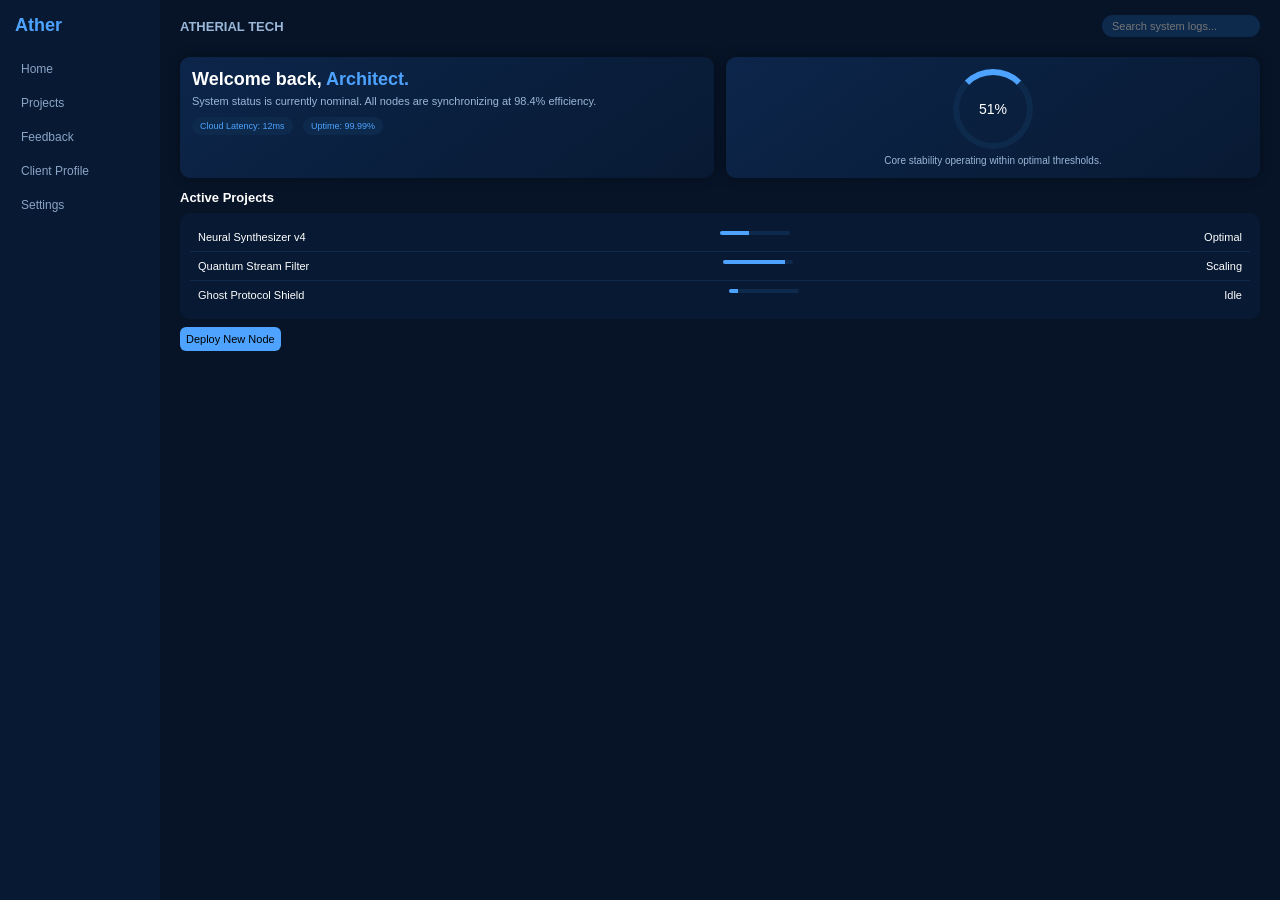
<file: index.html>
<!DOCTYPE html>
<html lang="en">
<head>
<meta charset="UTF-8">
<title>Dashboard UI</title>
<meta name="viewport" content="width=device-width, initial-scale=1.0">

<link rel="stylesheet" href="style.css">
</head>

<body>
<div class="sidebar">
  <div class="logo">Ather</div>

  <div class="menu">
    <a href="index.html">Home</a>
    <a href="projects.html">Projects</a>
    <a href="feedback.html">Feedback</a>
    <a href="client.html">Client Profile</a>
    <a href="settings.html">Settings</a>
  </div>
</div>

<!-- MAIN -->
<div class="main">

  <!-- TOPBAR -->
  <div class="topbar">
    <h2>ATHERIAL TECH</h2>
    <input class="search" placeholder="Search system logs...">
  </div>

  <!-- CARDS -->
  <div class="cards">

    <!-- LEFT -->
    <div class="card welcome">
      <h1>Welcome back, <span>Architect.</span></h1>
      <p>System status is currently nominal. All nodes are synchronizing at 98.4% efficiency.</p>

      <div class="badges">
        <span class="badge">Cloud Latency: 12ms</span>
        <span class="badge">Uptime: 99.99%</span>
      </div>
    </div>

    <!-- RIGHT -->
    <div class="card">
      <div class="circle" id="progressCircle">90%</div>
      <p class="circle-text">
        Core stability operating within optimal thresholds.
      </p>
    </div>

  </div>

  <!-- PROJECTS -->
  <div class="projects">
    <h3>Active Projects</h3>

    <div class="table">

      <div class="row">
        <div>Neural Synthesizer v4</div>
        <div class="progress"><span style="width:42%"></span></div>
        <div>Optimal</div>
      </div>

      <div class="row">
        <div>Quantum Stream Filter</div>
        <div class="progress"><span style="width:89%"></span></div>
        <div>Scaling</div>
      </div>

      <div class="row">
        <div>Ghost Protocol Shield</div>
        <div class="progress"><span style="width:12%"></span></div>
        <div>Idle</div>
      </div>

    </div>

    <button class="btn">Deploy New Node</button>
  </div>

</div>

<script src="script.js"></script>
</body>
</html>
</file>
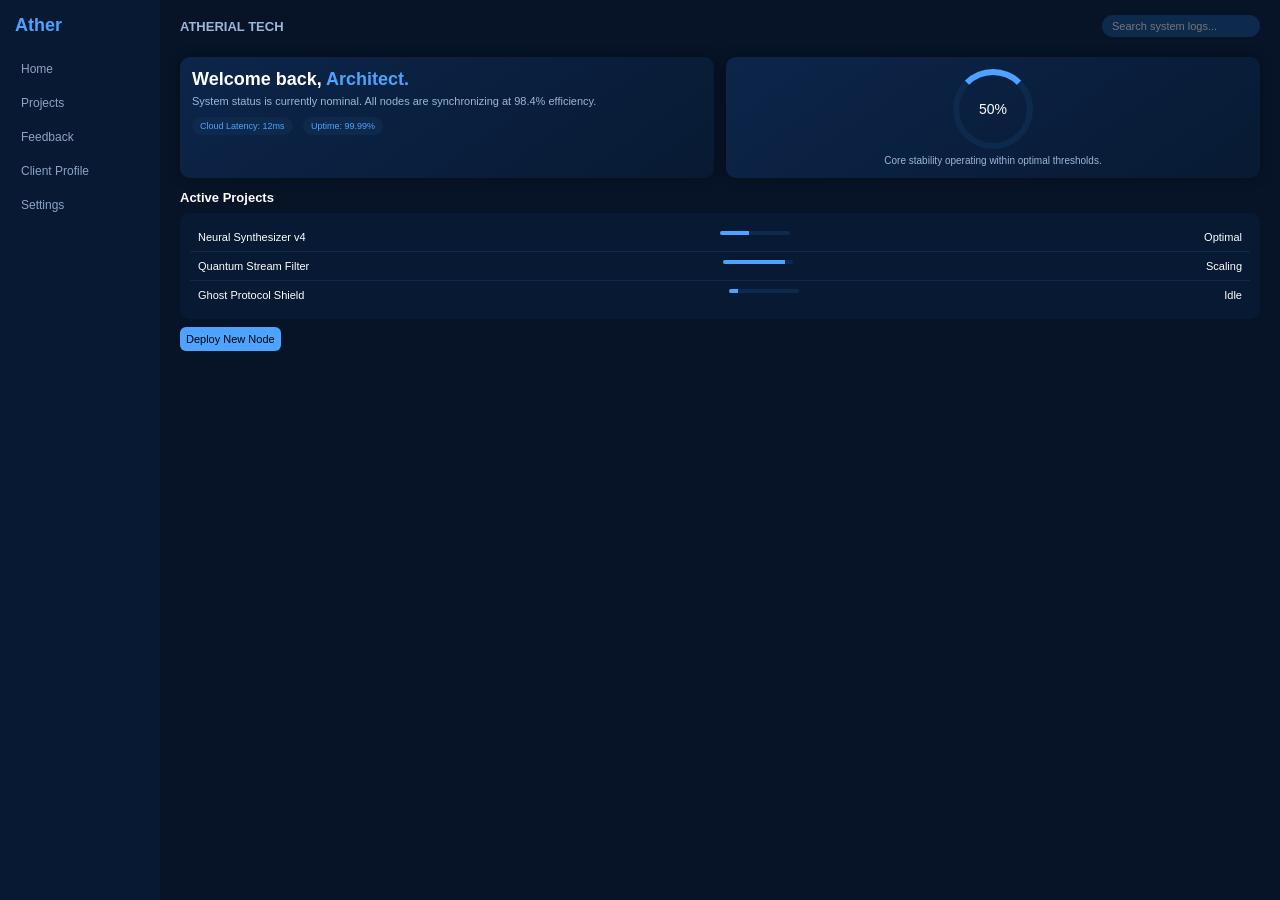
<file: fs/admin/index.html>
<!DOCTYPE html>
<html lang="en">
<head>
<meta charset="UTF-8">
<title>Dashboard UI</title>
<meta name="viewport" content="width=device-width, initial-scale=1.0">

<link rel="stylesheet" href="style.css">
</head>

<body>
<div class="sidebar">
  <div class="logo">Ather</div>

  <div class="menu">
    <a href="index.html">Home</a>
    <a href="projects.html">Projects</a>
    <a href="feedback.html">Feedback</a>
    <a href="client.html">Client Profile</a>
    <a href="settings.html">Settings</a>
  </div>
</div>

<!-- MAIN -->
<div class="main">

  <!-- TOPBAR -->
  <div class="topbar">
    <h2>ATHERIAL TECH</h2>
    <input class="search" placeholder="Search system logs...">
  </div>

  <!-- CARDS -->
  <div class="cards">

    <!-- LEFT -->
    <div class="card welcome">
      <h1>Welcome back, <span>Architect.</span></h1>
      <p>System status is currently nominal. All nodes are synchronizing at 98.4% efficiency.</p>

      <div class="badges">
        <span class="badge">Cloud Latency: 12ms</span>
        <span class="badge">Uptime: 99.99%</span>
      </div>
    </div>

    <!-- RIGHT -->
    <div class="card">
      <div class="circle" id="progressCircle">90%</div>
      <p class="circle-text">
        Core stability operating within optimal thresholds.
      </p>
    </div>

  </div>

  <!-- PROJECTS -->
  <div class="projects">
    <h3>Active Projects</h3>

    <div class="table">

      <div class="row">
        <div>Neural Synthesizer v4</div>
        <div class="progress"><span style="width:42%"></span></div>
        <div>Optimal</div>
      </div>

      <div class="row">
        <div>Quantum Stream Filter</div>
        <div class="progress"><span style="width:89%"></span></div>
        <div>Scaling</div>
      </div>

      <div class="row">
        <div>Ghost Protocol Shield</div>
        <div class="progress"><span style="width:12%"></span></div>
        <div>Idle</div>
      </div>

    </div>

    <button class="btn">Deploy New Node</button>
  </div>

</div>

<script src="script.js"></script>
</body>
</html>
</file>
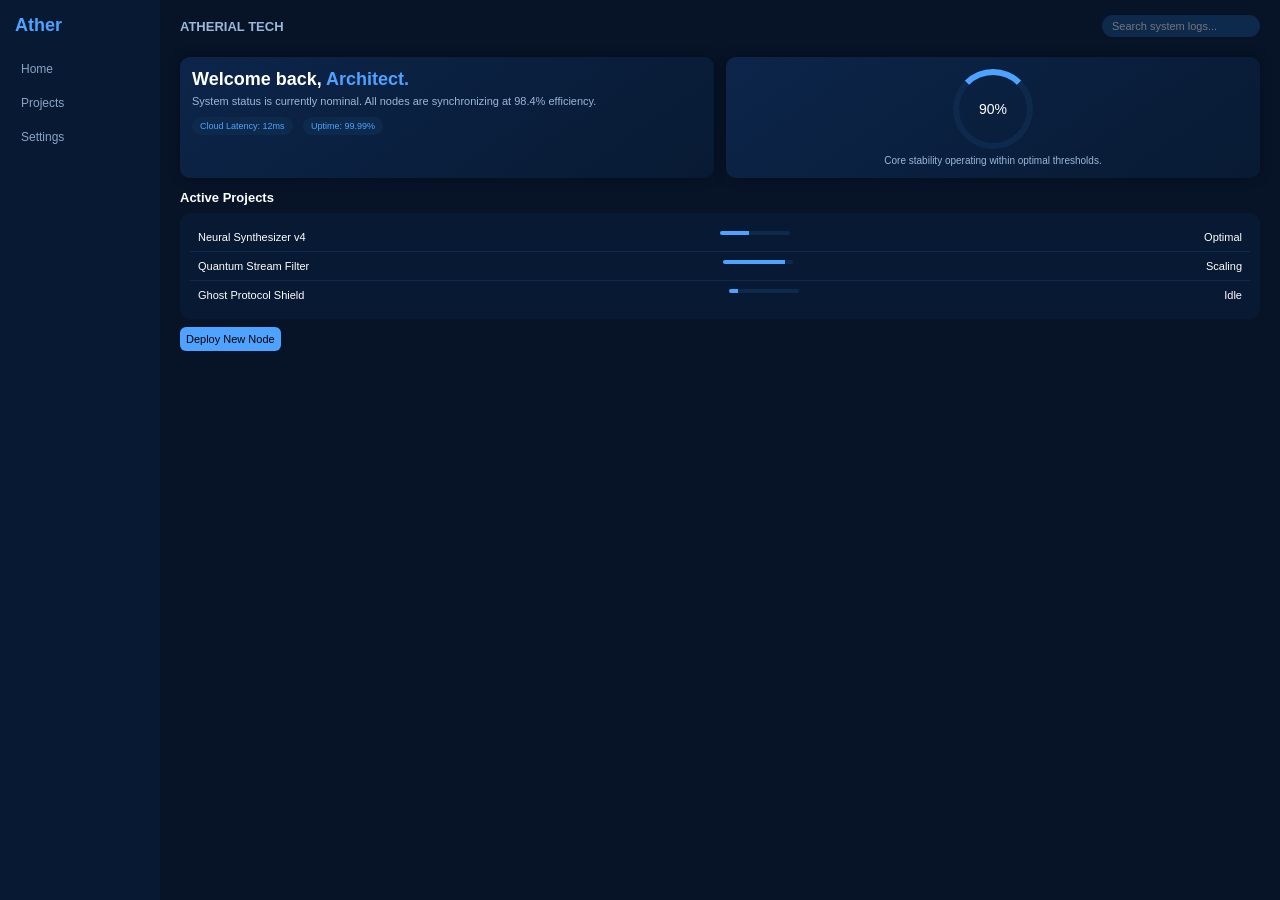
<file: fs/client/index.html>
<!DOCTYPE html>
<html lang="en">
<head>
<meta charset="UTF-8">
<title>Dashboard UI</title>
<meta name="viewport" content="width=device-width, initial-scale=1.0">

<link rel="stylesheet" href="style.css">
</head>

<body>
<div class="sidebar">
  <div class="logo">Ather</div>

  <div class="menu">
    <a href="index.html">Home</a>
    <a href="projects.html">Projects</a>
    <a href="settings.html">Settings</a>
  </div>
</div>

<!-- MAIN -->
<div class="main">

  <!-- TOPBAR -->
  <div class="topbar">
    <h2>ATHERIAL TECH</h2>
    <input class="search" placeholder="Search system logs...">
  </div>

  <!-- CARDS -->
  <div class="cards">

    <!-- LEFT -->
    <div class="card welcome">
      <h1>Welcome back, <span>Architect.</span></h1>
      <p>System status is currently nominal. All nodes are synchronizing at 98.4% efficiency.</p>

      <div class="badges">
        <span class="badge">Cloud Latency: 12ms</span>
        <span class="badge">Uptime: 99.99%</span>
      </div>
    </div>

    <!-- RIGHT -->
    <div class="card">
      <div class="circle" id="progressCircle">90%</div>
      <p class="circle-text">
        Core stability operating within optimal thresholds.
      </p>
    </div>

  </div>

  <!-- PROJECTS -->
  <div class="projects">
    <h3>Active Projects</h3>

    <div class="table">

      <div class="row">
        <div>Neural Synthesizer v4</div>
        <div class="progress"><span style="width:42%"></span></div>
        <div>Optimal</div>
      </div>

      <div class="row">
        <div>Quantum Stream Filter</div>
        <div class="progress"><span style="width:89%"></span></div>
        <div>Scaling</div>
      </div>

      <div class="row">
        <div>Ghost Protocol Shield</div>
        <div class="progress"><span style="width:12%"></span></div>
        <div>Idle</div>
      </div>

    </div>

    <button class="btn">Deploy New Node</button>
  </div>

</div>

<script src="script.js"></script>
</body>
</html>
</file>
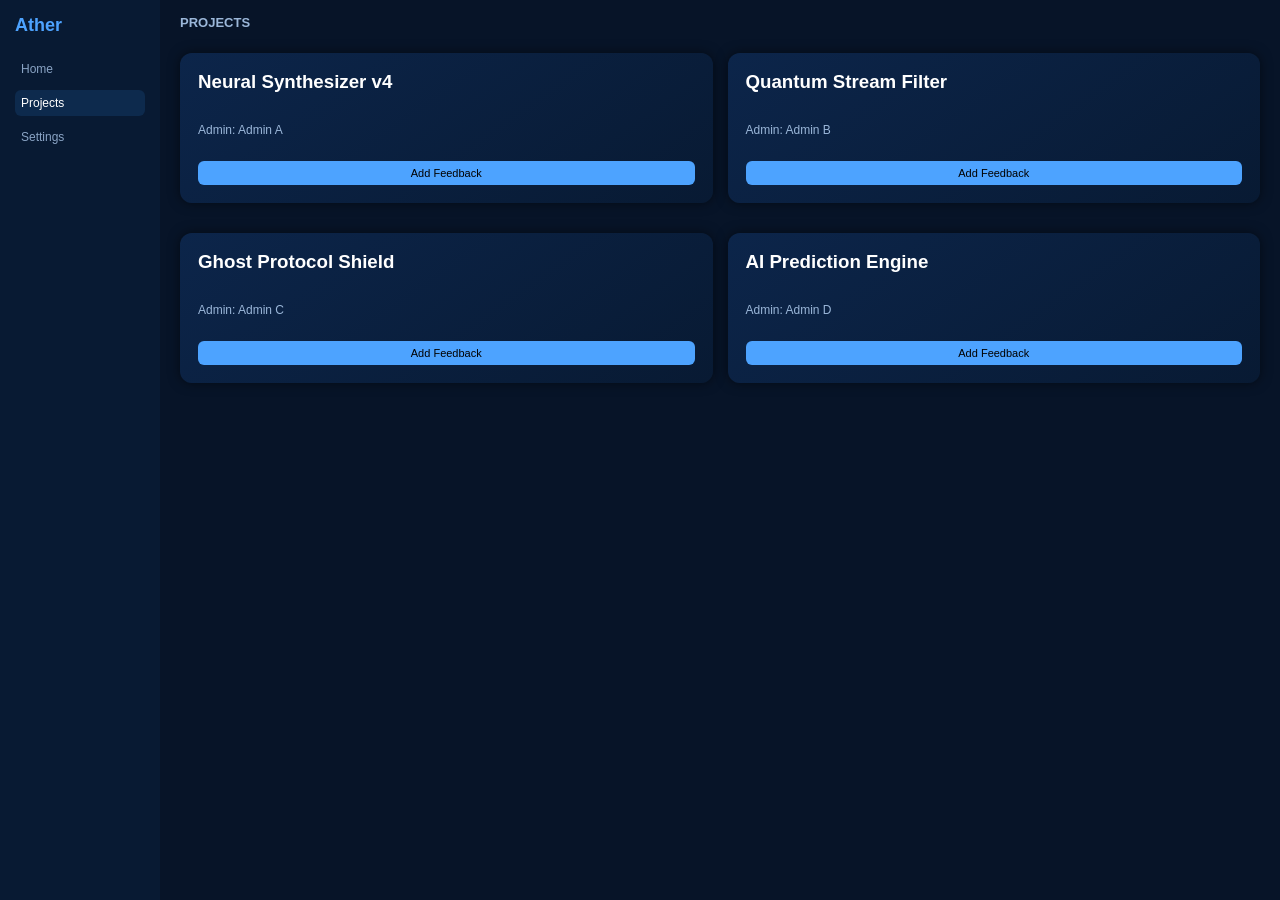
<file: fs/client/projects.html>
<!DOCTYPE html>
<html lang="en">
<head>
<meta charset="UTF-8">
<title>Projects</title>
<meta name="viewport" content="width=device-width, initial-scale=1.0">

<link rel="stylesheet" href="style.css">
</head>

<body>

<!-- SIDEBAR -->
<div class="sidebar">
  <div class="logo">Ather</div>

  <div class="menu">
    <a href="index.html">Home</a>
    <a href="projects.html" class="active">Projects</a>
    <a href="settings.html">Settings</a>
  </div>
</div>

<!-- MAIN -->
<div class="main">

  <div class="topbar">
    <h2>PROJECTS</h2>
  </div>

  <div id="projectContainer"></div>

</div>

<!-- POPUP -->
<div class="popup" id="popup">
  <div class="popup-content">

    <h3>Share your thoughts 💬</h3>
    <p class="subtext">Tell us your ideas about this project</p>

    <textarea id="feedbackInput" placeholder="Add your thoughts..."></textarea>

    <div class="stars" id="stars">
      <span onclick="rate(1)">★</span>
      <span onclick="rate(2)">★</span>
      <span onclick="rate(3)">★</span>
      <span onclick="rate(4)">★</span>
      <span onclick="rate(5)">★</span>
    </div>

    <button onclick="submitFeedback()">Submit</button>
    <button onclick="closePopup()">Cancel</button>

  </div>
</div>

<script>
let projects = [
  {name:"Neural Synthesizer v4", admin:"Admin A"},
  {name:"Quantum Stream Filter", admin:"Admin B"},
  {name:"Ghost Protocol Shield", admin:"Admin C"},
  {name:"AI Prediction Engine", admin:"Admin D"}
];

let currentProject = "";
let rating = 0;

function loadProjects(){
  let container = document.getElementById("projectContainer");
  container.innerHTML = "";

  projects.forEach(p=>{
    let card = document.createElement("div");
    card.className = "client-card";

    card.innerHTML = `
      <h3>${p.name}</h3>
      <p>Admin: ${p.admin}</p>
      <button onclick="openPopup('${p.name}')">Add Feedback</button>
    `;

    container.appendChild(card);
  });
}

function openPopup(project){
  currentProject = project;
  document.getElementById("popup").style.display = "flex";
}

function closePopup(){
  document.getElementById("popup").style.display = "none";
}

function rate(val){
  rating = val;
  let stars = document.querySelectorAll("#stars span");

  stars.forEach((s,i)=>{
    if(i < val) s.classList.add("active");
    else s.classList.remove("active");
  });
}

function submitFeedback(){
  let text = document.getElementById("feedbackInput").value;

  if(text === ""){
    alert("Enter feedback");
    return;
  }

  alert("Feedback submitted!");

  document.getElementById("feedbackInput").value = "";
  rating = 0;
  closePopup();
}

loadProjects();
</script>

</body>
</html>
</file>
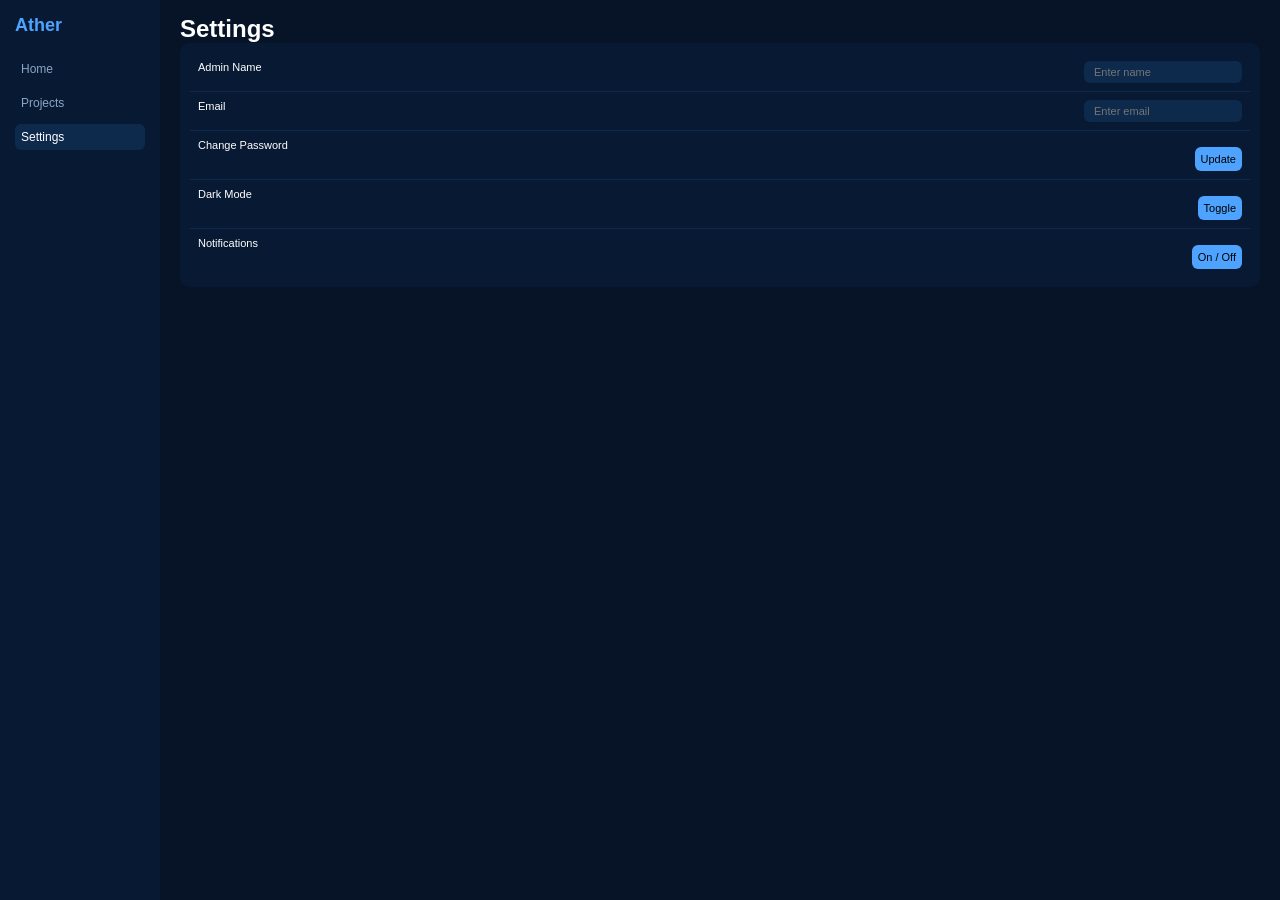
<file: fs/client/Settings.html>
<!DOCTYPE html>
<html lang="en">
<head>
<meta charset="UTF-8">
<title>Settings</title>
<link rel="stylesheet" href="style.css">
</head>

<body>

<!-- SIDEBAR -->
<div class="sidebar">
  <div class="logo">Ather</div>

  <div class="menu">
    <a href="index.html">Home</a>
    <a href="projects.html">Projects</a>
    <a href="settings.html" class="active">Settings</a>
  </div>
</div>

<!-- MAIN -->
<div class="main">

  <h2>Settings</h2>

  <div class="table">

    <div class="row">
      <div>Admin Name</div>
      <input placeholder="Enter name">
    </div>

    <div class="row">
      <div>Email</div>
      <input placeholder="Enter email">
    </div>

    <div class="row">
      <div>Change Password</div>
      <button class="btn">Update</button>
    </div>

    <div class="row">
      <div>Dark Mode</div>
      <button class="btn">Toggle</button>
    </div>

    <div class="row">
      <div>Notifications</div>
      <button class="btn">On / Off</button>
    </div>

  </div>

</div>

</body>
</html>
</file>
<file: style.css>
/* RESET */
* {
  margin: 0;
  padding: 0;
  box-sizing: border-box;
  font-family: "Segoe UI", sans-serif;
}

/* BODY */
body {
  margin: 0;
  background: #071428;
  color: #fff;
}

/* SIDEBAR (SLIM + FIXED) */
.sidebar {
  width: 160px;   /* 👈 reduced */
  height: 100vh;
  background: #081a33;
  padding: 15px;

  position: fixed;
  top: 0;
  left: 0;
}

/* LOGO */
.logo {
  font-size: 18px;
  font-weight: bold;
  color: #4da3ff;
  margin-bottom: 20px;
}

/* MENU */
.menu a {
  display: block;
  color: #8aa4c5;
  text-decoration: none;
  margin: 8px 0;
  padding: 6px;
  border-radius: 6px;
  transition: 0.3s;
  font-size: 12px;
}

.menu a:hover,
.menu a.active {
  background: #0d2a4d;
  color: #fff;
}

/* MAIN CONTENT */
.main {
  margin-left: 160px;   /* 👈 match sidebar */
  height: 100vh;
  overflow-y: auto;
  padding: 15px 20px;
}

/* TOPBAR */
.topbar {
  display: flex;
  justify-content: space-between;
  align-items: center;

  position: sticky;
  top: 0;
  background: #071428;
  z-index: 10;
  padding-bottom: 8px;
}

.topbar h2 {
  font-size: 13px;
  color: #9bb7d9;
}

.search {
  background: #0d2a4d;
  padding: 5px 10px;
  border-radius: 15px;
  border: none;
  color: #fff;
  font-size: 11px;
}

/* CARDS */
.cards {
  display: flex;
  margin-top: 12px;
  gap: 12px;
}

.card {
  background: linear-gradient(145deg, #0c254a, #081a33);
  padding: 12px;
  border-radius: 10px;
  flex: 1;
  box-shadow: 0 0 12px rgba(0,0,0,0.4);
}

/* WELCOME */
.welcome h1 {
  font-size: 18px;
}

.welcome span {
  color: #4da3ff;
}

.welcome p {
  margin-top: 5px;
  color: #9bb7d9;
  font-size: 11px;
}

/* BADGES */
.badges {
  margin-top: 8px;
}

.badge {
  display: inline-block;
  background: #0d2a4d;
  padding: 4px 8px;
  border-radius: 20px;
  font-size: 9px;
  margin-right: 6px;
}

/* CIRCLE */
.circle {
  width: 80px;
  height: 80px;
  border-radius: 50%;
  border: 6px solid #0d2a4d;
  border-top: 6px solid #4da3ff;
  display: flex;
  align-items: center;
  justify-content: center;
  font-size: 14px;
  margin: auto;
}

.circle-text {
  text-align: center;
  margin-top: 6px;
  color: #9bb7d9;
  font-size: 10px;
}

/* PROJECT SECTION */
.projects {
  margin-top: 12px;
}

.projects h3 {
  margin-bottom: 8px;
  font-size: 13px;
}

/* TABLE */
.table {
  background: #081a33;
  border-radius: 10px;
  padding: 10px;
}

/* ROW */
.row {
  display: flex;
  justify-content: space-between;
  padding: 8px;
  border-bottom: 1px solid #0d2a4d;
  font-size: 11px;
}

.row:last-child {
  border-bottom: none;
}

/* PROGRESS */
.progress {
  width: 70px;
  height: 4px;
  background: #0d2a4d;
  border-radius: 10px;
  overflow: hidden;
}

.progress span {
  display: block;
  height: 100%;
  background: #4da3ff;
}

/* BUTTON */
.btn {
  margin-top: 8px;
  background: #4da3ff;
  color: #000;
  padding: 6px;
  border: none;
  border-radius: 6px;
  cursor: pointer;
  font-size: 11px;
}

.btn:hover {
  background: #6bb8ff;
}

input {
  background: #0d2a4d;
  border: none;
  padding: 5px 10px;
  border-radius: 6px;
  color: white;
  font-size: 11px;
}
</file>
<file: fs/admin/style.css>
/* RESET */
* {
  margin: 0;
  padding: 0;
  box-sizing: border-box;
  font-family: "Segoe UI", sans-serif;
}

/* BODY */
body {
  margin: 0;
  background: #071428;
  color: #fff;
}

/* SIDEBAR (SLIM + FIXED) */
.sidebar {
  width: 160px;   /* 👈 reduced */
  height: 100vh;
  background: #081a33;
  padding: 15px;

  position: fixed;
  top: 0;
  left: 0;
}

/* LOGO */
.logo {
  font-size: 18px;
  font-weight: bold;
  color: #4da3ff;
  margin-bottom: 20px;
}

/* MENU */
.menu a {
  display: block;
  color: #8aa4c5;
  text-decoration: none;
  margin: 8px 0;
  padding: 6px;
  border-radius: 6px;
  transition: 0.3s;
  font-size: 12px;
}

.menu a:hover,
.menu a.active {
  background: #0d2a4d;
  color: #fff;
}

/* MAIN CONTENT */
.main {
  margin-left: 160px;   /* 👈 match sidebar */
  height: 100vh;
  overflow-y: auto;
  padding: 15px 20px;
}

/* TOPBAR */
.topbar {
  display: flex;
  justify-content: space-between;
  align-items: center;

  position: sticky;
  top: 0;
  background: #071428;
  z-index: 10;
  padding-bottom: 8px;
}

.topbar h2 {
  font-size: 13px;
  color: #9bb7d9;
}

.search {
  background: #0d2a4d;
  padding: 5px 10px;
  border-radius: 15px;
  border: none;
  color: #fff;
  font-size: 11px;
}

/* CARDS */
.cards {
  display: flex;
  margin-top: 12px;
  gap: 12px;
}

.card {
  background: linear-gradient(145deg, #0c254a, #081a33);
  padding: 12px;
  border-radius: 10px;
  flex: 1;
  box-shadow: 0 0 12px rgba(0,0,0,0.4);
}

/* WELCOME */
.welcome h1 {
  font-size: 18px;
}

.welcome span {
  color: #4da3ff;
}

.welcome p {
  margin-top: 5px;
  color: #9bb7d9;
  font-size: 11px;
}

/* BADGES */
.badges {
  margin-top: 8px;
}

.badge {
  display: inline-block;
  background: #0d2a4d;
  padding: 4px 8px;
  border-radius: 20px;
  font-size: 9px;
  margin-right: 6px;
}

/* CIRCLE */
.circle {
  width: 80px;
  height: 80px;
  border-radius: 50%;
  border: 6px solid #0d2a4d;
  border-top: 6px solid #4da3ff;
  display: flex;
  align-items: center;
  justify-content: center;
  font-size: 14px;
  margin: auto;
}

.circle-text {
  text-align: center;
  margin-top: 6px;
  color: #9bb7d9;
  font-size: 10px;
}

/* PROJECT SECTION */
.projects {
  margin-top: 12px;
}

.projects h3 {
  margin-bottom: 8px;
  font-size: 13px;
}

/* TABLE */
.table {
  background: #081a33;
  border-radius: 10px;
  padding: 10px;
}

/* ROW */
.row {
  display: flex;
  justify-content: space-between;
  padding: 8px;
  border-bottom: 1px solid #0d2a4d;
  font-size: 11px;
}

.row:last-child {
  border-bottom: none;
}

/* PROGRESS */
.progress {
  width: 70px;
  height: 4px;
  background: #0d2a4d;
  border-radius: 10px;
  overflow: hidden;
}

.progress span {
  display: block;
  height: 100%;
  background: #4da3ff;
}

/* BUTTON */
.btn {
  margin-top: 8px;
  background: #4da3ff;
  color: #000;
  padding: 6px;
  border: none;
  border-radius: 6px;
  cursor: pointer;
  font-size: 11px;
}

.btn:hover {
  background: #6bb8ff;
}

input {
  background: #0d2a4d;
  border: none;
  padding: 5px 10px;
  border-radius: 6px;
  color: white;
  font-size: 11px;
}
</file>
<file: fs/client/style.css>
/* RESET */
* {
  margin: 0;
  padding: 0;
  box-sizing: border-box;
  font-family: "Segoe UI", sans-serif;
}

/* BODY */
body {
  margin: 0;
  background: #071428;
  color: #fff;
}

/* SIDEBAR (SLIM + FIXED) */
.sidebar {
  width: 160px;   /* 👈 reduced */
  height: 100vh;
  background: #081a33;
  padding: 15px;

  position: fixed;
  top: 0;
  left: 0;
}

/* LOGO */
.logo {
  font-size: 18px;
  font-weight: bold;
  color: #4da3ff;
  margin-bottom: 20px;
}

/* MENU */
.menu a {
  display: block;
  color: #8aa4c5;
  text-decoration: none;
  margin: 8px 0;
  padding: 6px;
  border-radius: 6px;
  transition: 0.3s;
  font-size: 12px;
}

.menu a:hover,
.menu a.active {
  background: #0d2a4d;
  color: #fff;
}

/* MAIN CONTENT */
.main {
  margin-left: 160px;   /* 👈 match sidebar */
  height: 100vh;
  overflow-y: auto;
  padding: 15px 20px;
}

/* TOPBAR */
.topbar {
  display: flex;
  justify-content: space-between;
  align-items: center;

  position: sticky;
  top: 0;
  background: #071428;
  z-index: 10;
  padding-bottom: 8px;
}

.topbar h2 {
  font-size: 13px;
  color: #9bb7d9;
}

.search {
  background: #0d2a4d;
  padding: 5px 10px;
  border-radius: 15px;
  border: none;
  color: #fff;
  font-size: 11px;
}

/* CARDS */
.cards {
  display: flex;
  margin-top: 12px;
  gap: 12px;
}

.card {
  background: linear-gradient(145deg, #0c254a, #081a33);
  padding: 12px;
  border-radius: 10px;
  flex: 1;
  box-shadow: 0 0 12px rgba(0,0,0,0.4);
}

/* WELCOME */
.welcome h1 {
  font-size: 18px;
}

.welcome span {
  color: #4da3ff;
}

.welcome p {
  margin-top: 5px;
  color: #9bb7d9;
  font-size: 11px;
}

/* BADGES */
.badges {
  margin-top: 8px;
}

.badge {
  display: inline-block;
  background: #0d2a4d;
  padding: 4px 8px;
  border-radius: 20px;
  font-size: 9px;
  margin-right: 6px;
}

/* CIRCLE */
.circle {
  width: 80px;
  height: 80px;
  border-radius: 50%;
  border: 6px solid #0d2a4d;
  border-top: 6px solid #4da3ff;
  display: flex;
  align-items: center;
  justify-content: center;
  font-size: 14px;
  margin: auto;
}

.circle-text {
  text-align: center;
  margin-top: 6px;
  color: #9bb7d9;
  font-size: 10px;
}

/* PROJECT SECTION */
.projects {
  margin-top: 12px;
}

.projects h3 {
  margin-bottom: 8px;
  font-size: 13px;
}

/* TABLE */
.table {
  background: #081a33;
  border-radius: 10px;
  padding: 10px;
}

/* ROW */
.row {
  display: flex;
  justify-content: space-between;
  padding: 8px;
  border-bottom: 1px solid #0d2a4d;
  font-size: 11px;
}

.row:last-child {
  border-bottom: none;
}

/* PROGRESS */
.progress {
  width: 70px;
  height: 4px;
  background: #0d2a4d;
  border-radius: 10px;
  overflow: hidden;
}

.progress span {
  display: block;
  height: 100%;
  background: #4da3ff;
}

/* BUTTON */
.btn {
  margin-top: 8px;
  background: #4da3ff;
  color: #000;
  padding: 6px;
  border: none;
  border-radius: 6px;
  cursor: pointer;
  font-size: 11px;
}

.btn:hover {
  background: #6bb8ff;
}

input {
  background: #0d2a4d;
  border: none;
  padding: 5px 10px;
  border-radius: 6px;
  color: white;
  font-size: 11px;
}


/* PROJECT CARD */
.client-card {
  background: linear-gradient(145deg, #0c254a, #081a33);
  padding: 15px;
  border-radius: 12px;
  margin-bottom: 15px;
  box-shadow: 0 0 10px rgba(0,0,0,0.4);
}

.client-card h3 {
  margin-bottom: 5px;
}

.client-card p {
  font-size: 12px;
  color: #9bb7d9;
}



/* PROJECT GRID */
#projectContainer {
  display: grid;
  grid-template-columns: repeat(2, 1fr);
  gap: 15px;
  margin-top: 15px;
}

/* PROJECT CARD */
.client-card {
  background: linear-gradient(145deg, #0c254a, #081a33);
  padding: 18px;
  border-radius: 12px;
  box-shadow: 0 0 12px rgba(0,0,0,0.5);

  min-height: 150px;
  display: flex;
  flex-direction: column;
  justify-content: space-between;

  transition: 0.3s;
}

.client-card:hover {
  transform: translateY(-5px);
  box-shadow: 0 0 20px rgba(77,163,255,0.4);
}

/* BUTTON */
.client-card button {
  background: #4da3ff;
  border: none;
  padding: 6px;
  border-radius: 6px;
  font-size: 11px;
  cursor: pointer;
}

.client-card button:hover {
  background: #6bb8ff;
}

/* POPUP */
.popup {
  position: fixed;
  top: 0;
  left: 0;
  width: 100%;
  height: 100%;
  background: rgba(0,0,0,0.7);

  display: none;
  justify-content: center;
  align-items: center;

  z-index: 9999;
}

.popup-content {
  background: #081a33;
  padding: 20px;
  border-radius: 10px;
  width: 320px;
}

/* TEXT */
.subtext {
  font-size: 12px;
  color: #9bb7d9;
}

/* TEXTAREA */
textarea {
  width: 100%;
  margin-top: 10px;
  padding: 10px;
  background: #0d2a4d;
  border: none;
  color: white;
  border-radius: 6px;
}

/* STARS */
.stars {
  margin: 10px 0;
}

.stars span {
  font-size: 22px;
  cursor: pointer;
  color: #555;
}

.stars span.active {
  color: #4da3ff;
}
</file>
